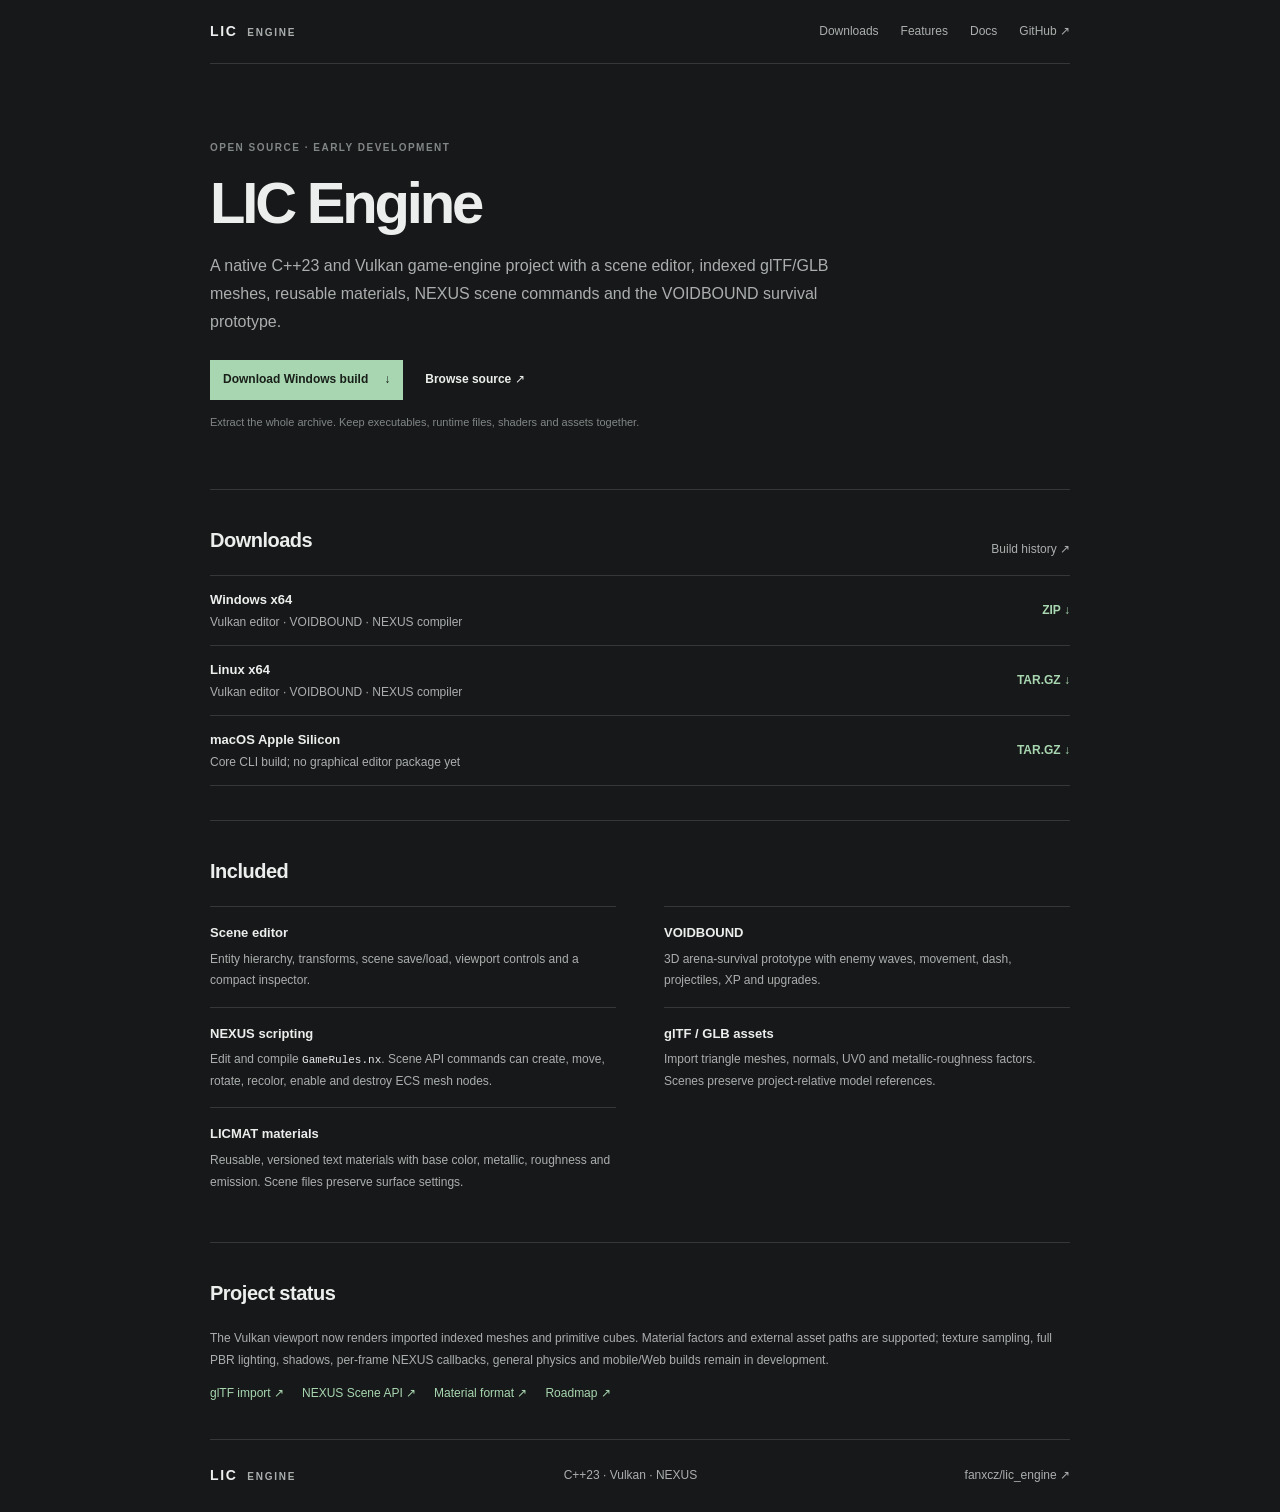
<file: site/index.html>
<!doctype html>
<html lang="en">
<head>
  <meta charset="utf-8">
  <meta name="viewport" content="width=device-width, initial-scale=1">
  <meta name="color-scheme" content="dark">
  <meta name="theme-color" content="#171819">
  <meta name="description" content="LIC Engine is a native C++23 and Vulkan game engine with glTF/GLB model import, LICMAT materials, and NEXUS ECS scene commands.">
  <title>LIC Engine</title>
  <link rel="stylesheet" href="./styles.css">
</head>
<body>
  <header class="site-header">
    <a class="brand" href="#top" aria-label="LIC Engine home">LIC <span>ENGINE</span></a>
    <nav aria-label="Main navigation">
      <a href="#downloads">Downloads</a>
      <a href="#features">Features</a>
      <a href="https://github.com/fanxcz/lic_engine/blob/main/docs/BUILDING.md">Docs</a>
      <a href="https://github.com/fanxcz/lic_engine">GitHub ↗</a>
    </nav>
  </header>

  <main id="top">
    <section class="intro">
      <p class="kicker">OPEN SOURCE · EARLY DEVELOPMENT</p>
      <h1>LIC Engine</h1>
      <p class="intro-copy">A native C++23 and Vulkan game-engine project with a scene editor, indexed glTF/GLB meshes, reusable materials, NEXUS scene commands and the VOIDBOUND survival prototype.</p>
      <div class="intro-links">
        <a class="primary-link" href="https://github.com/fanxcz/lic_engine/releases/download/continuous/lic-engine-windows-x64.zip">Download Windows build <span>↓</span></a>
        <a href="https://github.com/fanxcz/lic_engine">Browse source ↗</a>
      </div>
      <p class="small">Extract the whole archive. Keep executables, runtime files, shaders and assets together.</p>
    </section>

    <section class="section" id="downloads">
      <div class="section-title">
        <h2>Downloads</h2>
        <a href="https://github.com/fanxcz/lic_engine/actions/workflows/build-binaries.yml">Build history ↗</a>
      </div>
      <div class="download-list">
        <div class="download-row">
          <div><strong>Windows x64</strong><p>Vulkan editor · VOIDBOUND · NEXUS compiler</p></div>
          <a href="https://github.com/fanxcz/lic_engine/releases/download/continuous/lic-engine-windows-x64.zip">ZIP ↓</a>
        </div>
        <div class="download-row">
          <div><strong>Linux x64</strong><p>Vulkan editor · VOIDBOUND · NEXUS compiler</p></div>
          <a href="https://github.com/fanxcz/lic_engine/releases/download/continuous/lic-engine-linux-x64.tar.gz">TAR.GZ ↓</a>
        </div>
        <div class="download-row">
          <div><strong>macOS Apple Silicon</strong><p>Core CLI build; no graphical editor package yet</p></div>
          <a href="https://github.com/fanxcz/lic_engine/releases/download/continuous/lic-engine-macos-arm64-core.tar.gz">TAR.GZ ↓</a>
        </div>
      </div>
    </section>

    <section class="section" id="features">
      <h2>Included</h2>
      <div class="feature-list">
        <article><h3>Scene editor</h3><p>Entity hierarchy, transforms, scene save/load, viewport controls and a compact inspector.</p></article>
        <article><h3>VOIDBOUND</h3><p>3D arena-survival prototype with enemy waves, movement, dash, projectiles, XP and upgrades.</p></article>
        <article><h3>NEXUS scripting</h3><p>Edit and compile <code>GameRules.nx</code>. Scene API commands can create, move, rotate, recolor, enable and destroy ECS mesh nodes.</p></article>
        <article><h3>glTF / GLB assets</h3><p>Import triangle meshes, normals, UV0 and metallic-roughness factors. Scenes preserve project-relative model references.</p></article>
        <article><h3>LICMAT materials</h3><p>Reusable, versioned text materials with base color, metallic, roughness and emission. Scene files preserve surface settings.</p></article>
      </div>
    </section>

    <section class="section project-status">
      <h2>Project status</h2>
      <p>The Vulkan viewport now renders imported indexed meshes and primitive cubes. Material factors and external asset paths are supported; texture sampling, full PBR lighting, shadows, per-frame NEXUS callbacks, general physics and mobile/Web builds remain in development.</p>
      <p class="inline-links"><a href="https://github.com/fanxcz/lic_engine/blob/main/docs/GLTF_IMPORT.md">glTF import ↗</a><a href="https://github.com/fanxcz/lic_engine/blob/main/docs/NEXUS_API.md">NEXUS Scene API ↗</a><a href="https://github.com/fanxcz/lic_engine/blob/main/docs/MATERIAL_FORMAT.md">Material format ↗</a><a href="https://github.com/fanxcz/lic_engine/blob/main/docs/ROADMAP.md">Roadmap ↗</a></p>
    </section>
  </main>

  <footer class="site-footer">
    <a class="brand" href="#top">LIC <span>ENGINE</span></a>
    <span>C++23 · Vulkan · NEXUS</span>
    <a href="https://github.com/fanxcz/lic_engine">fanxcz/lic_engine ↗</a>
  </footer>
</body>
</html>
</file>
<file: site/styles.css>
:root {
  color-scheme: dark;
  --background: #171819;
  --surface: #1d1f20;
  --border: #353839;
  --text: #eceeed;
  --muted: #aaafae;
  --quiet: #818786;
  --accent: #a8d6b0;
  font-family: Inter, "Segoe UI", Roboto, Helvetica, Arial, sans-serif;
  font-synthesis: none;
  text-rendering: optimizeLegibility;
}
* { box-sizing: border-box; }
html { scroll-behavior: smooth; }
body { margin: 0; background: var(--background); color: var(--text); font-size: 14px; line-height: 1.65; }
a { color: inherit; text-decoration: none; }
a:hover { color: var(--accent); }
a:focus-visible { outline: 2px solid var(--accent); outline-offset: 4px; }
.site-header, main, .site-footer { width: min(860px, calc(100% - 40px)); margin-inline: auto; }
.site-header { min-height: 64px; display: flex; align-items: center; justify-content: space-between; gap: 24px; border-bottom: 1px solid var(--border); }
.brand { color: var(--text); font-size: 14px; font-weight: 750; letter-spacing: .12em; white-space: nowrap; }
.brand span { margin-left: 4px; color: var(--muted); font-size: 10px; letter-spacing: .18em; }
nav { display: flex; gap: 22px; align-items: center; }
nav a, .site-footer, .section-title > a { color: var(--muted); font-size: 12px; }
.intro { padding: 76px 0 58px; border-bottom: 1px solid var(--border); }
.kicker { margin: 0 0 14px; color: var(--quiet); font-size: 10px; font-weight: 700; letter-spacing: .15em; }
h1 { margin: 0; font-size: clamp(42px, 8vw, 58px); font-weight: 620; line-height: 1.1; letter-spacing: -.055em; }
.intro-copy { max-width: 620px; margin: 18px 0 24px; color: var(--muted); font-size: 16px; line-height: 1.75; }
.intro-links { display: flex; align-items: center; gap: 22px; flex-wrap: wrap; font-size: 12px; font-weight: 650; }
.primary-link { display: inline-flex; align-items: center; gap: 16px; padding: 10px 13px; background: var(--accent); color: #19201a; }
.primary-link:hover { color: #19201a; background: #c2e3c8; }
.small { margin: 13px 0 0; color: var(--quiet); font-size: 11px; }
.section { padding: 34px 0; border-bottom: 1px solid var(--border); }
.section-title { display: flex; align-items: center; justify-content: space-between; gap: 16px; }
h2 { margin: 0 0 18px; font-size: 20px; font-weight: 620; letter-spacing: -.025em; }
.section-title h2 { margin-bottom: 18px; }
.download-list { border-top: 1px solid var(--border); }
.download-row { display: flex; align-items: center; justify-content: space-between; gap: 24px; min-height: 70px; padding: 12px 0; border-bottom: 1px solid var(--border); }
.download-row strong { font-size: 13px; font-weight: 650; }
.download-row p { margin: 2px 0 0; color: var(--muted); font-size: 12px; }
.download-row > a { flex-shrink: 0; color: var(--accent); font-size: 12px; font-weight: 650; }
.feature-list { display: grid; grid-template-columns: 1fr 1fr; column-gap: 48px; }
.feature-list article { padding: 15px 0; border-top: 1px solid var(--border); }
h3 { margin: 0 0 5px; font-size: 13px; font-weight: 650; }
.feature-list p, .project-status > p { margin: 0; color: var(--muted); font-size: 12px; line-height: 1.8; }
code { color: var(--text); font: 11px ui-monospace, SFMono-Regular, Consolas, monospace; }
.project-status > p + p { margin-top: 12px; }
.inline-links { display: flex; flex-wrap: wrap; gap: 18px; }
.inline-links a { color: var(--accent); font-size: 12px; }
.site-footer { min-height: 72px; display: flex; align-items: center; justify-content: space-between; gap: 18px; }
.site-footer .brand { color: var(--text); }
@media (max-width: 600px) {
  .site-header, main, .site-footer { width: calc(100% - 28px); }
  .site-header { min-height: 58px; gap: 10px; }
  nav { gap: 11px; }
  nav a { font-size: 10px; }
  .intro { padding: 52px 0 36px; }
  .intro-copy { font-size: 14px; }
  .section { padding: 28px 0; }
  .feature-list { grid-template-columns: 1fr; column-gap: 0; }
  .site-footer { flex-wrap: wrap; padding: 15px 0; font-size: 10px; }
  .site-footer > span { display: none; }
}
@media (max-width: 380px) {
  .brand { font-size: 12px; }
  .brand span { font-size: 9px; }
  nav { gap: 8px; }
  nav a { font-size: 9px; }
  .inline-links { gap: 12px; }
}
@media (prefers-reduced-motion: reduce) {
  html { scroll-behavior: auto; }
}
</file>
